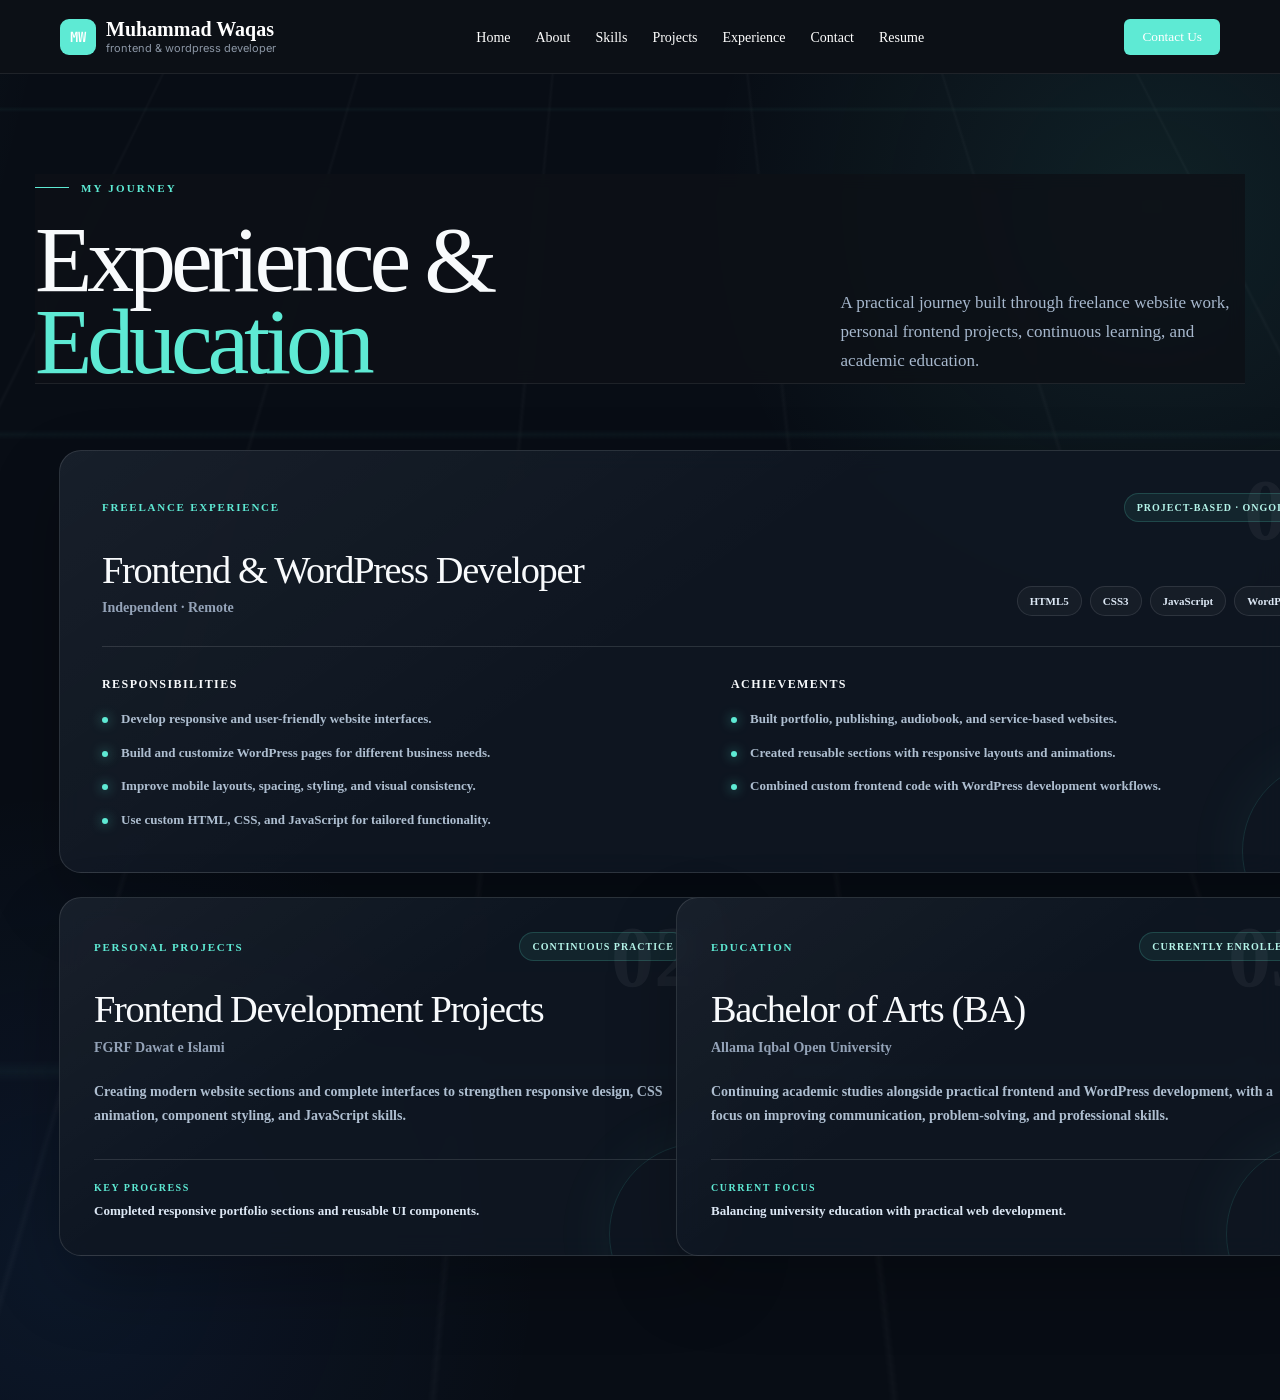
<file: experience.html>
<!DOCTYPE html>
<html lang="en">
<head>
 <meta charset="UTF-8">
<meta name="viewport" content="width=device-width, initial-scale=1.0">
<title>About — Muhammad Waqas</title>
<link rel="preconnect" href="https://fonts.googleapis.com">
<link rel="stylesheet" href="style.css">
<link href="https://fonts.googleapis.com/css2?family=Space+Grotesk:wght@500;700&family=Inter:wght@400;500;600&family=JetBrains+Mono:wght@400;500&display=swap" rel="stylesheet">
    <style type="text/css">
.mw-experience {
  --mw-bg: #080d15;
  --mw-card: rgba(15, 23, 35, 0.88);
  --mw-card-soft: rgba(255, 255, 255, 0.035);
  --mw-line: rgba(255, 255, 255, 0.12);
  --mw-text: #f8fafc;
  --mw-muted: #94a3b8;
  --mw-accent: #5eead4;
  position: relative;
  isolation: isolate;
  width: 100%;
  min-height: 100vh;
  overflow: hidden;
  padding: 100px 0 120px;
  background:
    radial-gradient(circle at 90% 10%, rgba(94, 234, 212, 0.09), transparent 27%),
    radial-gradient(circle at 5% 90%, rgba(59, 130, 246, 0.09), transparent 28%),
    var(--mw-bg);
  color: var(--mw-text);
}

.mw-experience::before {
  content: "";
  position: absolute;
  inset: -40% -15%;
  z-index: -2;
  opacity: 0.48;
  background-image:
    linear-gradient(rgba(94, 234, 212, 0.07) 1px, transparent 1px),
    linear-gradient(90deg, rgba(255, 255, 255, 0.045) 1px, transparent 1px);
  background-size: 88px 88px;
  transform: perspective(700px) rotateX(58deg) translateY(-10%);
  transform-origin: top center;
  animation: mw-experience-grid 18s linear infinite;
}

.mw-experience::after {
  content: "";
  position: absolute;
  top: 0;
  bottom: 0;
  left: -45%;
  z-index: -1;
  width: 35%;
  opacity: 0.45;
  background: linear-gradient(90deg, transparent, rgba(94, 234, 212, 0.12), transparent);
  transform: skewX(-14deg);
  animation: mw-experience-sweep 12s ease-in-out infinite;
}

.mw-experience-shell {
  width: min(1210px, calc(100% - 48px));
  margin: 0 auto;
}

.mw-experience-heading {
  display: grid;
  grid-template-columns: minmax(0, 1.15fr) minmax(280px, 0.65fr);
  align-items: end;
  gap: 90px;
  margin-bottom: 90px;
  animation: mw-experience-heading 0.9s ease both;
}

.mw-experience-kicker {
  display: inline-flex;
  align-items: center;
  gap: 12px;
  margin-bottom: 24px;
  color: var(--mw-accent);
  font-size: 11px;
  font-weight: 800;
  letter-spacing: 0.2em;
}

.mw-experience-kicker::before {
  content: "";
  width: 34px;
  height: 1px;
  background: var(--mw-accent);
}

.mw-experience-heading h2 {
  max-width: 760px;
  margin: 0;
  color: var(--mw-text);
  font-family: "Playfair Display", Georgia, serif;
  font-size: clamp(54px, 7.5vw, 94px);
  font-weight: 500;
  line-height: 0.88;
  letter-spacing: -0.055em;
}

.mw-experience-heading h2 span {
  display: block;
  color: var(--mw-accent);
}

.mw-experience-heading > p {
  margin: 0 0 7px;
  color: #a7b8cd;
  font-family: Georgia, serif;
  font-size: 17px;
  line-height: 1.7;
}

.mw-experience-grid {
  display: grid;
  grid-template-columns: repeat(2, minmax(0, 1fr));
  gap: 24px;
}

.mw-experience-card {
  position: relative;
  overflow: hidden;
  padding: 34px;
  border: 1px solid var(--mw-line);
  border-radius: 22px;
  background:
    linear-gradient(145deg, rgba(255, 255, 255, 0.045), transparent 45%),
    var(--mw-card);
  box-shadow: 0 28px 70px rgba(0, 0, 0, 0.23);
  backdrop-filter: blur(12px);
  transition: transform 0.35s ease, border-color 0.35s ease, box-shadow 0.35s ease;
}

.mw-experience-card::after {
  content: "";
  position: absolute;
  right: -70px;
  bottom: -70px;
  width: 180px;
  height: 180px;
  border: 1px solid rgba(94, 234, 212, 0.12);
  border-radius: 50%;
  box-shadow: 0 0 70px rgba(94, 234, 212, 0.06);
  transition: transform 0.45s ease;
}

.mw-experience-card:hover {
  transform: translateY(-8px);
  border-color: rgba(94, 234, 212, 0.42);
  box-shadow: 0 34px 85px rgba(0, 0, 0, 0.32);
}

.mw-experience-card:hover::after {
  transform: scale(1.25);
}

.mw-experience-featured {
  grid-column: 1 / -1;
  padding: 42px;
}

.mw-experience-number {
  position: absolute;
  top: 16px;
  right: 24px;
  color: rgba(255, 255, 255, 0.05);
  font-family: "Playfair Display", Georgia, serif;
  font-size: 86px;
  line-height: 1;
}

.mw-experience-topline {
  position: relative;
  z-index: 1;
  display: flex;
  flex-wrap: wrap;
  align-items: center;
  justify-content: space-between;
  gap: 16px;
  margin-bottom: 28px;
}

.mw-experience-type {
  color: var(--mw-accent);
  font-size: 11px;
  font-weight: 800;
  letter-spacing: 0.16em;
}

.mw-experience-duration {
  padding: 8px 12px;
  border: 1px solid rgba(94, 234, 212, 0.18);
  border-radius: 999px;
  background: rgba(94, 234, 212, 0.07);
  color: #b5f5ea;
  font-size: 10px;
  font-weight: 700;
  letter-spacing: 0.1em;
}

.mw-experience-title-row {
  position: relative;
  z-index: 1;
  display: flex;
  align-items: flex-end;
  justify-content: space-between;
  gap: 28px;
  padding-bottom: 30px;
  border-bottom: 1px solid var(--mw-line);
}

.mw-experience-card h3 {
  position: relative;
  z-index: 1;
  margin: 0;
  color: var(--mw-text);
  font-family: "Playfair Display", Georgia, serif;
  font-size: clamp(30px, 3vw, 46px);
  font-weight: 500;
  line-height: 1.08;
  letter-spacing: -0.035em;
}

.mw-experience-title-row p,
.mw-experience-place {
  position: relative;
  z-index: 1;
  margin: 9px 0 0;
  color: var(--mw-muted);
  font-size: 14px;
}

.mw-experience-tags {
  display: flex;
  flex-wrap: wrap;
  justify-content: flex-end;
  gap: 8px;
}

.mw-experience-tags span {
  padding: 8px 12px;
  border: 1px solid rgba(255, 255, 255, 0.1);
  border-radius: 999px;
  background: var(--mw-card-soft);
  color: #dce7f4;
  font-size: 11px;
  font-weight: 600;
}

.mw-experience-details {
  position: relative;
  z-index: 1;
  display: grid;
  grid-template-columns: repeat(2, minmax(0, 1fr));
  gap: 48px;
  padding-top: 30px;
}

.mw-experience-details h4 {
  margin: 0 0 16px;
  color: var(--mw-text);
  font-size: 12px;
  letter-spacing: 0.12em;
  text-transform: uppercase;
}

.mw-experience-details ul {
  display: grid;
  gap: 12px;
  margin: 0;
  padding: 0;
  list-style: none;
}

.mw-experience-details li {
  position: relative;
  padding-left: 19px;
  color: #aebed0;
  font-size: 13px;
  line-height: 1.65;
}

.mw-experience-details li::before {
  content: "";
  position: absolute;
  top: 9px;
  left: 0;
  width: 6px;
  height: 6px;
  border-radius: 50%;
  background: var(--mw-accent);
  box-shadow: 0 0 12px rgba(94, 234, 212, 0.7);
}

.mw-experience-summary {
  position: relative;
  z-index: 1;
  max-width: 620px;
  margin: 24px 0 0;
  color: #aebed0;
  font-size: 14px;
  line-height: 1.75;
}

.mw-experience-mini-achievement {
  position: relative;
  z-index: 1;
  margin-top: 30px;
  padding-top: 22px;
  border-top: 1px solid var(--mw-line);
}

.mw-experience-mini-achievement span {
  display: block;
  margin-bottom: 8px;
  color: var(--mw-accent);
  font-size: 10px;
  font-weight: 800;
  letter-spacing: 0.15em;
}

.mw-experience-mini-achievement p {
  margin: 0;
  color: #dce7f4;
  font-size: 13px;
  line-height: 1.6;
}

@keyframes mw-experience-grid {
  from {
    transform: perspective(700px) rotateX(58deg) translateY(-10%);
  }
  to {
    transform: perspective(700px) rotateX(58deg) translateY(2%);
  }
}

@keyframes mw-experience-sweep {
  0%, 15% {
    left: -45%;
  }
  70%, 100% {
    left: 115%;
  }
}

@keyframes mw-experience-heading {
  from {
    opacity: 0;
    transform: translateY(24px);
  }
  to {
    opacity: 1;
    transform: translateY(0);
  }
}

@media (max-width: 900px) {
  .mw-experience {
    padding: 82px 0 95px;
  }

  .mw-experience-heading {
    grid-template-columns: 1fr;
    gap: 30px;
    margin-bottom: 64px;
  }

  .mw-experience-heading > p {
    max-width: 620px;
  }

  .mw-experience-grid,
  .mw-experience-details {
    grid-template-columns: 1fr;
  }

  .mw-experience-title-row {
    align-items: flex-start;
    flex-direction: column;
  }

  .mw-experience-tags {
    justify-content: flex-start;
  }
}

@media (max-width: 600px) {
  .mw-experience {
    padding: 68px 0 76px;
  }

  .mw-experience-shell {
    width: min(100% - 30px, 1210px);
  }

  .mw-experience-heading {
    margin-bottom: 48px;
  }

  .mw-experience-heading h2 {
    font-size: clamp(46px, 15vw, 68px);
  }

  .mw-experience-heading > p {
    font-size: 15px;
  }

  .mw-experience-card,
  .mw-experience-featured {
    padding: 26px 22px;
    border-radius: 17px;
  }

  .mw-experience-number {
    top: 14px;
    right: 16px;
    font-size: 62px;
  }

  .mw-experience-topline {
    align-items: flex-start;
    flex-direction: column;
  }

  .mw-experience-card h3 {
    font-size: 32px;
  }

  .mw-experience-details {
    gap: 28px;
  }
}

@media (prefers-reduced-motion: reduce) {
  .mw-experience::before,
  .mw-experience::after,
  .mw-experience-heading {
    animation: none;
  }

  .mw-experience-card {
    transition: none;
  }
}
.mw-experience-card {
  display: block !important;
  width: 100%;
  min-width: 0;
}

.mw-experience-card > * {
  max-width: 100%;
}
    </style>
</head>
<body>

<header>
  <div class="wrap">
    <nav>
      
      <div class="logo">
        <div class="mark">MW</div>
        <div class="logo-text">
          Muhammad Waqas
          <small>frontend &amp; wordpress developer</small>
        </div>
      </div>

      <ul class="navlinks">
        <li><a href="index.html">Home</a></li>
        <li><a href="about.html">About</a></li>
        <li><a href="skills.html">Skills</a></li>
        <li><a href="projects.html">Projects</a></li>
        <li><a href="experience.html">Experience</a></li>
        <li><a href="contact.html">Contact</a></li>
        <li><a href="resume.html">Resume</a></li>
      </ul>

      <a href="contact.html" class="desktop-contact">
        <button class="navcta">Contact Us</button>
      </a>

      <!-- Mobile menu button -->
      <button class="menu-toggle" onclick="toggleMenu()">☰</button>

    </nav>
  </div>
</header>
    

  <section class="mw-experience" id="experience">
    <div class="mw-experience-shell">
      <header class="mw-experience-heading">
        <div>
          <span class="mw-experience-kicker">MY JOURNEY</span>
          <h2>Experience &amp; <span>Education</span></h2>
        </div>
        <p>
          A practical journey built through freelance website work, personal
          frontend projects, continuous learning, and academic education.
        </p>
      </header>

      <div class="mw-experience-grid">
        <article class="mw-experience-card mw-experience-featured">
          <span class="mw-experience-number">01</span>
          <div class="mw-experience-topline">
            <span class="mw-experience-type">FREELANCE EXPERIENCE</span>
            <span class="mw-experience-duration">PROJECT-BASED · ONGOING</span>
          </div>

          <div class="mw-experience-title-row">
            <div>
              <h3>Frontend &amp; WordPress Developer</h3>
              <p>Independent · Remote</p>
            </div>
            <div class="mw-experience-tags">
              <span>HTML5</span>
              <span>CSS3</span>
              <span>JavaScript</span>
              <span>WordPress</span>
            </div>
          </div>

          <div class="mw-experience-details">
            <div>
              <h4>Responsibilities</h4>
              <ul>
                <li>Develop responsive and user-friendly website interfaces.</li>
                <li>Build and customize WordPress pages for different business needs.</li>
                <li>Improve mobile layouts, spacing, styling, and visual consistency.</li>
                <li>Use custom HTML, CSS, and JavaScript for tailored functionality.</li>
              </ul>
            </div>
            <div>
              <h4>Achievements</h4>
              <ul>
                <li>Built portfolio, publishing, audiobook, and service-based websites.</li>
                <li>Created reusable sections with responsive layouts and animations.</li>
                <li>Combined custom frontend code with WordPress development workflows.</li>
              </ul>
            </div>
          </div>
        </article>

        <article class="mw-experience-card">
          <span class="mw-experience-number">02</span>
          <div class="mw-experience-topline">
            <span class="mw-experience-type">PERSONAL PROJECTS</span>
            <span class="mw-experience-duration">CONTINUOUS PRACTICE</span>
          </div>

          <h3>Frontend Development Projects</h3>
          <p class="mw-experience-place">FGRF Dawat e Islami</p>
          <p class="mw-experience-summary">
            Creating modern website sections and complete interfaces to strengthen
            responsive design, CSS animation, component styling, and JavaScript skills.
          </p>

          <div class="mw-experience-mini-achievement">
            <span>KEY PROGRESS</span>
            <p>Completed responsive portfolio sections and reusable UI components.</p>
          </div>
        </article>

        <article class="mw-experience-card">
          <span class="mw-experience-number">03</span>
          <div class="mw-experience-topline">
            <span class="mw-experience-type">EDUCATION</span>
            <span class="mw-experience-duration">CURRENTLY ENROLLED</span>
          </div>

          <h3>Bachelor of Arts (BA)</h3>
          <p class="mw-experience-place">Allama Iqbal Open University</p>
          <p class="mw-experience-summary">
            Continuing academic studies alongside practical frontend and WordPress
            development, with a focus on improving communication, problem-solving,
            and professional skills.
          </p>

          <div class="mw-experience-mini-achievement">
            <span>CURRENT FOCUS</span>
            <p>Balancing university education with practical web development.</p>
          </div>
        </article>
      </div>
    </div>
  </section>
    


  <script src="script.js"></script>
</body>
</html>
</file>
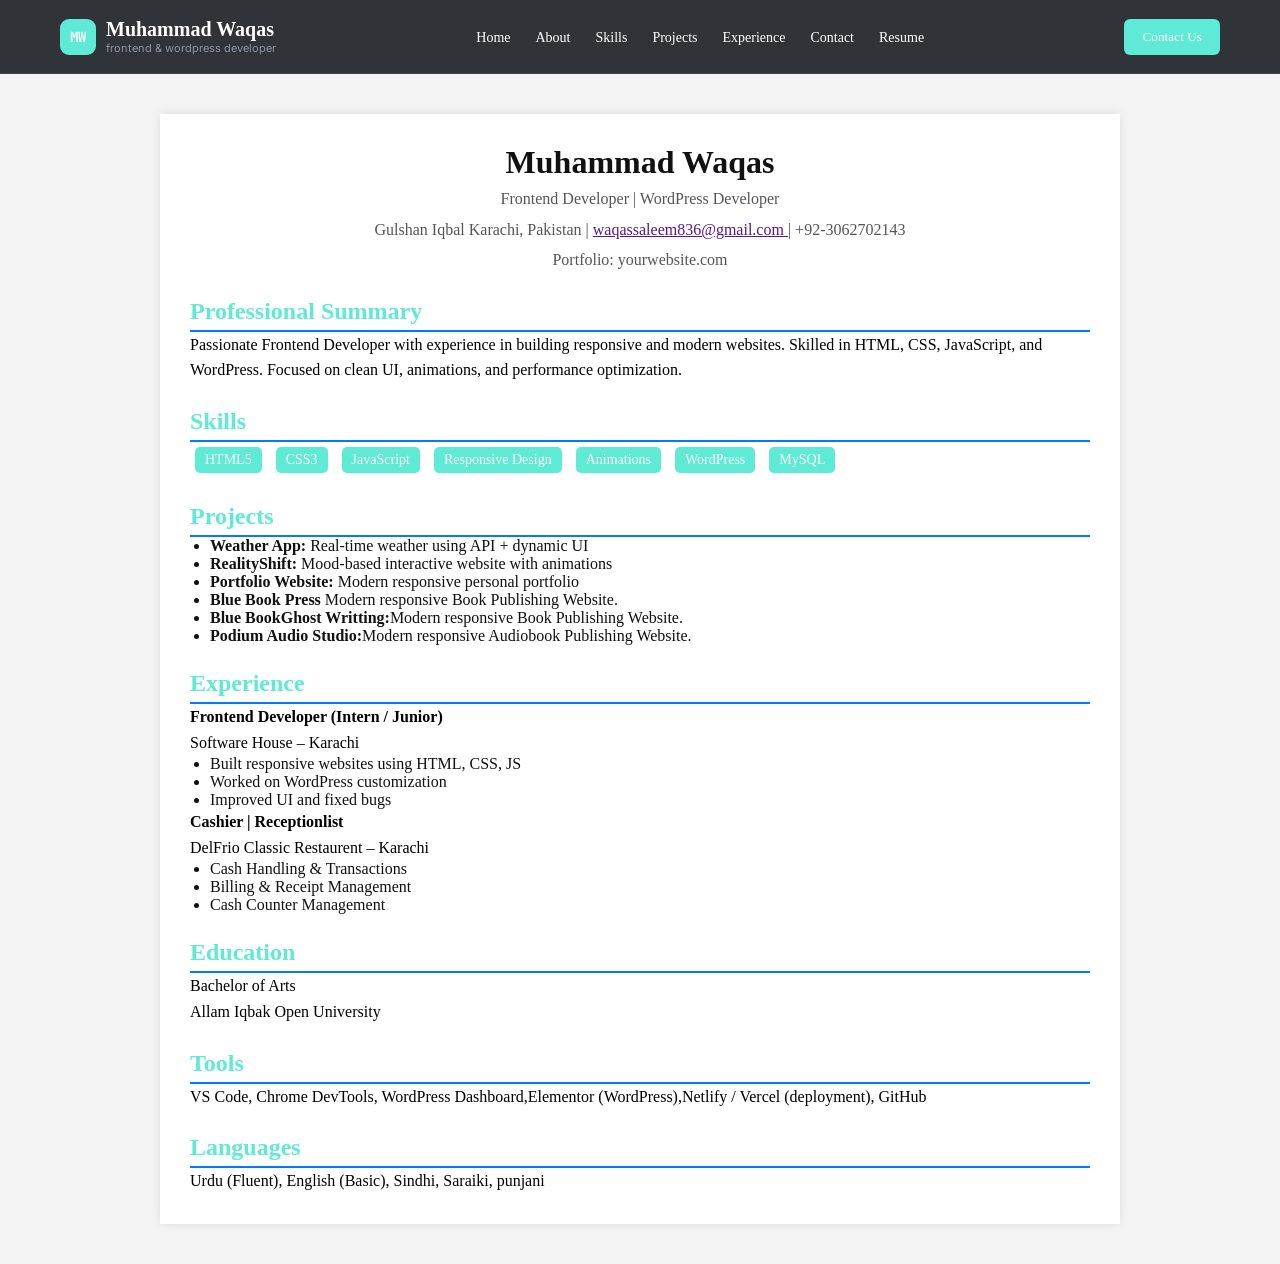
<file: resume.html>
<!DOCTYPE html>
<html lang="en">
<head>
   <meta charset="UTF-8">
<meta name="viewport" content="width=device-width, initial-scale=1.0">
<title>Muhammad Waqas — Frontend & WordPress Developer</title>
<link rel="preconnect" href="https://fonts.googleapis.com">
<link rel="stylesheet" href="style.css">
<link rel="shortcut icon" href="Assets/homepage.png" type="image/x-icon">
<link href="https://fonts.googleapis.com/css2?family=Space+Grotesk:wght@500;700&family=Inter:wght@400;500;600&family=JetBrains+Mono:wght@400;500&display=swap" rel="stylesheet">
<style type="text/css">

/* BODY */
body{
  margin:0;
  font-family: Arial, sans-serif;
  background:#f4f4f4;
}

/* CONTAINER */
.container{
  max-width:900px;
  margin:40px auto;
  background:#fff;
  padding:30px;
  box-shadow:0 0 10px rgba(0,0,0,0.1);
}

/* TEXT */
h1{margin:0;color:#111;}

h2{
  border-bottom:2px solid #007BFF;
  padding-bottom:5px;
  color:#5eead4;
}

p{line-height:1.6;
color: black;}

/* TOP */
.top{text-align:center;}

.top p{
  margin:5px 0;
  color:#555;
}

/* SECTION */
.section{margin-top:25px;}

/* SKILLS */
.skills span{
  display:inline-block;
  background:#5eead4;
  color:#fff;
  padding:5px 10px;
  margin:5px;
  border-radius:5px;
  font-size:14px;
}

ul{padding-left:20px;}
ul li{
  color: #111;
}
@media(max-width:900px){
  .navlinks{display:none;}
}

    </style>
</head>
<body>
<header>
  <div class="wrap">
    <nav>
      
      <div class="logo">
        <div class="mark">MW</div>
        <div class="logo-text">
          Muhammad Waqas
          <small>frontend &amp; wordpress developer</small>
        </div>
      </div>

      <ul class="navlinks">
        <li><a href="index.html">Home</a></li>
        <li><a href="about.html">About</a></li>
        <li><a href="skills.html">Skills</a></li>
        <li><a href="projects.html">Projects</a></li>
        <li><a href="experience.html">Experience</a></li>
        <li><a href="contact.html">Contact</a></li>
        <li><a href="resume.html">Resume</a></li>
      </ul>

      <a href="contact.html" class="desktop-contact">
        <button class="navcta">Contact Us</button>
      </a>

      <!-- Mobile menu button -->
      <button class="menu-toggle" onclick="toggleMenu()">☰</button>

    </nav>
  </div>
</header>

<div class="container">

<!-- TOP -->
<div class="top">
  <h1>Muhammad Waqas</h1>
  <p>Frontend Developer | WordPress Developer</p>
  <p>Gulshan Iqbal Karachi, Pakistan | <a href=""> waqassaleem836@gmail.com </a> | +92-3062702143</p>
  <p>Portfolio: yourwebsite.com</p>
</div>

<!-- SUMMARY -->
<div class="section">
  <h2>Professional Summary</h2>
  <p>
    Passionate Frontend Developer with experience in building responsive
    and modern websites. Skilled in HTML, CSS, JavaScript, and WordPress.
    Focused on clean UI, animations, and performance optimization.
  </p>
</div>

<!-- SKILLS -->
<div class="section">
  <h2>Skills</h2>
  <div class="skills">
    <span>HTML5</span>
    <span>CSS3</span>
    <span>JavaScript</span>
    <span>Responsive Design</span>
    <span>Animations</span>
    <span>WordPress</span>
    <span>MySQL</span>
  </div>
</div>

<!-- PROJECTS -->
<div class="section">
  <h2>Projects</h2>
  <ul>
    <li><strong>Weather App:</strong> Real-time weather using API + dynamic UI</li>
    <li><strong>RealityShift:</strong> Mood-based interactive website with animations</li>
    <li><strong>Portfolio Website:</strong> Modern responsive personal portfolio</li>
    <li><strong>Blue Book Press</strong> Modern responsive Book Publishing Website.</li>
    <li><strong>Blue BookGhost Writting:</strong>Modern responsive Book Publishing Website.</li>
    <li><strong>Podium Audio Studio:</strong>Modern responsive Audiobook Publishing Website.</li>
  </ul>
</div>

<!-- EXPERIENCE -->
<div class="section">
  <h2>Experience</h2>
  <p><strong>Frontend Developer (Intern / Junior)</strong></p>
  <p>Software House – Karachi</p>
  <ul>
    <li>Built responsive websites using HTML, CSS, JS</li>
    <li>Worked on WordPress customization</li>
    <li>Improved UI and fixed bugs</li>
  </ul>
  <p><strong>Cashier | Receptionlist </strong></p>
  <p>DelFrio Classic Restaurent – Karachi</p>
  <ul>
    <li>Cash Handling & Transactions</li>
    <li>Billing & Receipt Management</li>
    <li>Cash Counter Management</li>
  </ul>
</div>

<!-- EDUCATION -->
<div class="section">
  <h2>Education</h2>
  <p>Bachelor of Arts </p>
  <p>Allam Iqbak Open University</p>
</div>

<!-- TOOLS -->
<div class="section">
  <h2>Tools</h2>
  <p>VS Code, Chrome DevTools, WordPress Dashboard,Elementor (WordPress),Netlify / Vercel (deployment), GitHub</p>
</div>

<!-- LANGUAGES -->
<div class="section">
  <h2>Languages</h2>
  <p>Urdu (Fluent), English (Basic), Sindhi, Saraiki, punjani</p>
</div>

</div>

<script src="script.js"></script>
</body>
</html>
</file>
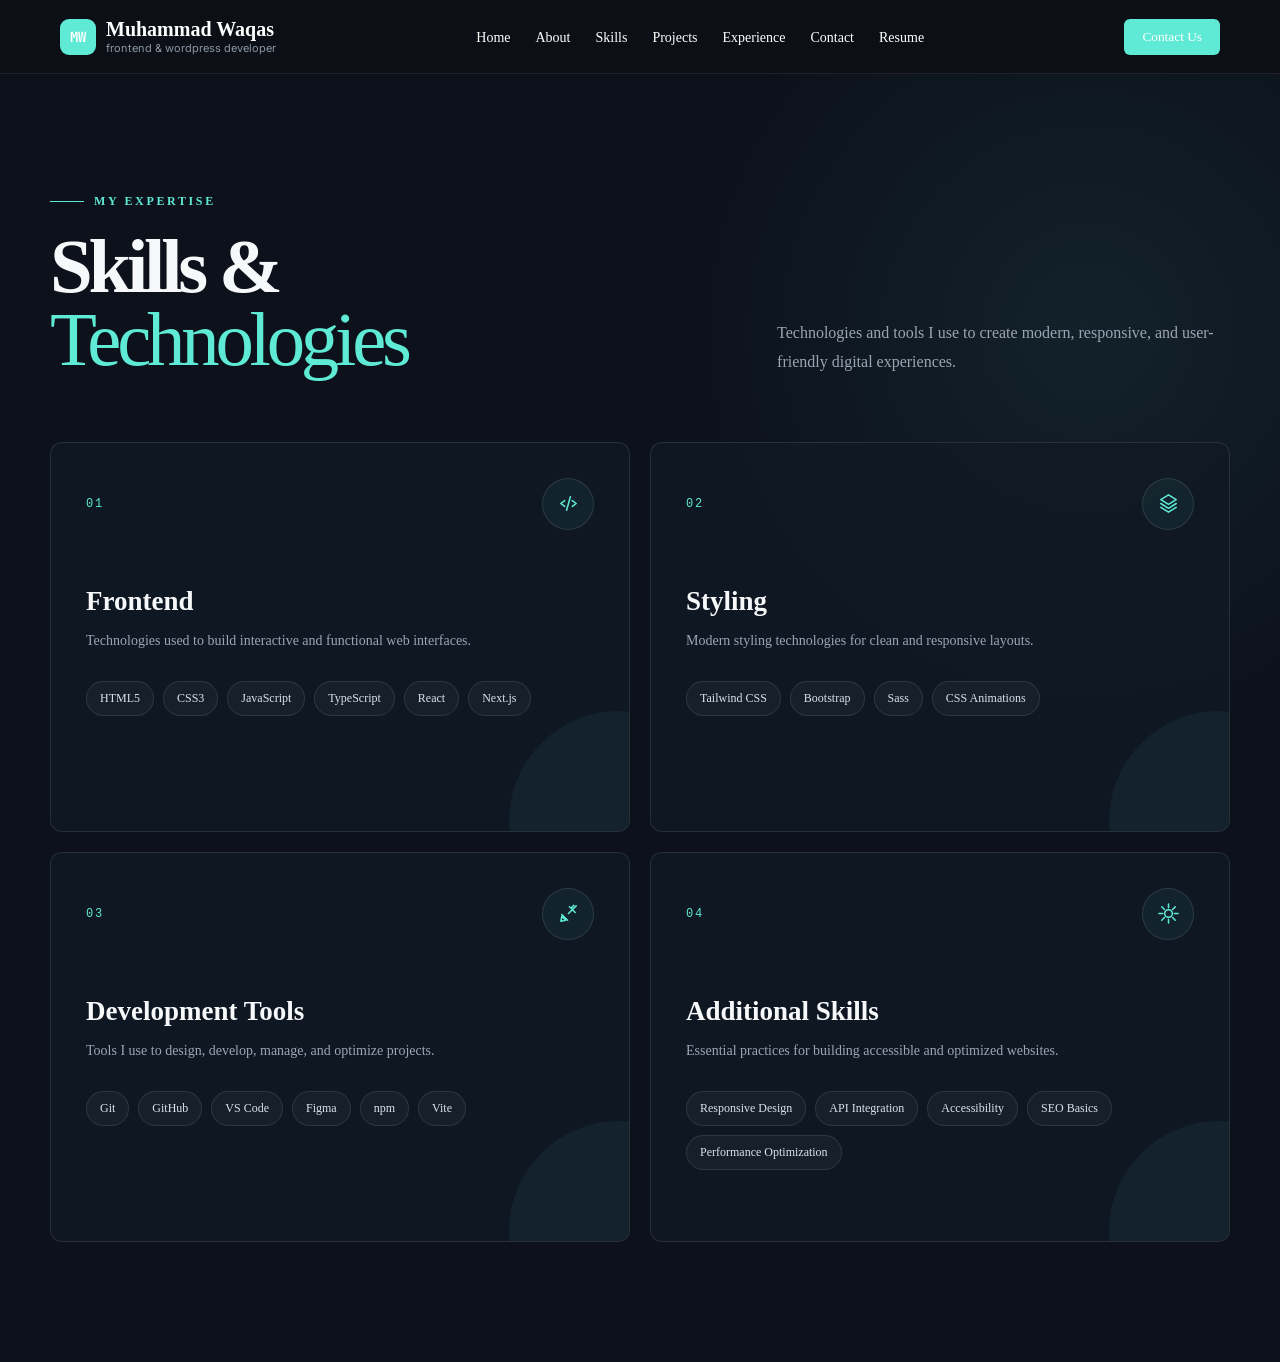
<file: skills.html>
<html lang="en">
<head>
<meta charset="UTF-8">
<meta name="viewport" content="width=device-width, initial-scale=1.0">
<title>Skills — Muhammad Waqas</title>
<link rel="preconnect" href="https://fonts.googleapis.com">
<link rel="stylesheet" href="style.css">
<link href="https://fonts.googleapis.com/css2?family=Space+Grotesk:wght@500;700&family=Inter:wght@400;500;600&family=JetBrains+Mono:wght@400;500&display=swap" rel="stylesheet">
<style type="text/css">
.mw-skills-section {
  --mw-skills-bg: #0c111b;
  --mw-skills-card: #111925;
  --mw-skills-text: #f7f8fa;
  --mw-skills-muted: #9ba5b5;
  --mw-skills-accent: #5eead4;
  --mw-skills-border: rgba(255, 255, 255, 0.1);

  position: relative;
  width: 100%;
  padding: 120px 0;
  overflow: hidden;
  color: var(--mw-skills-text);
  background:
    radial-gradient(
      circle at 85% 20%,
      rgba(94, 234, 212, 0.08),
      transparent 28%
    ),
    var(--mw-skills-bg);
  font-family: Arial, Helvetica, sans-serif;
}

.mw-skills-section *,
.mw-skills-section *::before,
.mw-skills-section *::after {
  box-sizing: border-box;
}

.mw-skills-container {
  width: min(1180px, calc(100% - 48px));
  margin: 0 auto;
}

/* Heading */

.mw-skills-heading {
  display: grid;
  grid-template-columns: 1fr 0.7fr;
  align-items: end;
  column-gap: 80px;
  margin-bottom: 65px;
}

.mw-skills-label {
  grid-column: 1 / -1;
  display: inline-flex;
  align-items: center;
  gap: 10px;
  width: fit-content;
  margin-bottom: 22px;
  color: var(--mw-skills-accent);
  font-size: 12px;
  font-weight: 700;
  letter-spacing: 0.22em;
}

.mw-skills-label::before {
  content: "";
  width: 34px;
  height: 1px;
  background: var(--mw-skills-accent);
}

.mw-skills-heading h2 {
  margin: 0;
  font-size: clamp(52px, 6vw, 82px);
  font-weight: 700;
  line-height: 0.95;
  letter-spacing: -0.055em;
}

.mw-skills-heading h2 span {
  display: block;
  color: var(--mw-skills-accent);
  font-weight: 400;
}

.mw-skills-heading > p {
  max-width: 480px;
  margin: 0;
  color: var(--mw-skills-muted);
  font-size: 16px;
  line-height: 1.8;
}

/* Skills Grid */

.mw-skills-grid {
  display: grid;
  grid-template-columns: repeat(2, minmax(0, 1fr));
  gap: 20px;
}

.mw-skill-card {
  position: relative;
  min-width: 0;
  min-height: 390px;
  padding: 35px;
  overflow: hidden;
  border: 1px solid var(--mw-skills-border);
  border-radius: 12px;
  background: rgba(17, 25, 37, 0.85);
  transition:
    transform 0.35s ease,
    border-color 0.35s ease,
    background 0.35s ease;
}

.mw-skill-card::before {
  content: "";
  position: absolute;
  right: -100px;
  bottom: -100px;
  width: 220px;
  height: 220px;
  border-radius: 50%;
  background: rgba(94, 234, 212, 0.05);
  transition: transform 0.5s ease;
}

.mw-skill-card:hover {
  transform: translateY(-8px);
  border-color: rgba(94, 234, 212, 0.5);
  background: #131d2a;
}

.mw-skill-card:hover::before {
  transform: scale(1.5);
}

.mw-card-top {
  position: relative;
  z-index: 1;
  display: flex;
  align-items: center;
  justify-content: space-between;
  margin-bottom: 55px;
}

.mw-card-number {
  color: var(--mw-skills-accent);
  font-family: monospace;
  font-size: 12px;
  letter-spacing: 0.15em;
}

.mw-card-icon {
  display: grid;
  place-items: center;
  width: 52px;
  height: 52px;
  border: 1px solid var(--mw-skills-border);
  border-radius: 50%;
  background: rgba(94, 234, 212, 0.06);
  color: var(--mw-skills-accent);
  transition: transform 0.35s ease;
}

.mw-skill-card:hover .mw-card-icon {
  transform: rotate(8deg) scale(1.06);
}

.mw-card-icon svg {
  width: 23px;
  height: 23px;
  fill: none;
  stroke: currentColor;
  stroke-width: 1.6;
  stroke-linecap: round;
  stroke-linejoin: round;
}

.mw-skill-card h3 {
  position: relative;
  z-index: 1;
  margin: 0 0 12px;
  color: var(--mw-skills-text);
  font-size: 27px;
  line-height: 1.2;
}

.mw-skill-card > p {
  position: relative;
  z-index: 1;
  max-width: 460px;
  margin: 0 0 28px;
  color: var(--mw-skills-muted);
  font-size: 14px;
  line-height: 1.7;
}

/* Skill Tags */

.mw-skill-tags {
  position: relative;
  z-index: 1;
  display: flex;
  flex-wrap: wrap;
  gap: 9px;
  margin: 0;
  padding: 0;
  list-style: none;
}

.mw-skill-tags li {
  padding: 9px 13px;
  border: 1px solid var(--mw-skills-border);
  border-radius: 100px;
  background: rgba(255, 255, 255, 0.035);
  color: #dce2ea;
  font-size: 12px;
  transition:
    color 0.25s ease,
    background 0.25s ease,
    border-color 0.25s ease;
}

.mw-skill-tags li:hover {
  border-color: var(--mw-skills-accent);
  background: rgba(94, 234, 212, 0.1);
  color: var(--mw-skills-accent);
}

/* Tablet */

@media (max-width: 900px) {
  .mw-skills-section {
    padding: 90px 0;
  }

  .mw-skills-container {
    width: 100%;
    padding: 0 30px;
  }

  .mw-skills-heading {
    grid-template-columns: 1fr;
    gap: 25px;
    margin-bottom: 55px;
  }

  .mw-skills-heading > p {
    max-width: 600px;
  }

  .mw-skill-card {
    padding: 30px;
  }
}

/* Mobile */

@media (max-width: 650px) {
  .mw-skills-section {
    padding: 75px 0;
  }

  .mw-skills-container {
    padding: 0 20px;
  }

  .mw-skills-heading {
    margin-bottom: 42px;
  }

  .mw-skills-heading h2 {
    font-size: clamp(42px, 12vw, 54px);
    line-height: 1;
    letter-spacing: -0.045em;
  }

  .mw-skills-grid {
    grid-template-columns: 1fr;
  }

  .mw-skill-card {
    min-height: auto;
    padding: 28px 24px;
  }

  .mw-card-top {
    margin-bottom: 40px;
  }

  .mw-skill-card h3 {
    font-size: 24px;
  }
}

/* Small Mobile */

@media (max-width: 380px) {
  .mw-skills-container {
    padding: 0 16px;
  }

  .mw-skills-heading h2 {
    font-size: 38px;
  }

  .mw-skill-card {
    padding: 24px 20px;
  }
}

/* Reduced Motion */

@media (prefers-reduced-motion: reduce) {
  .mw-skills-section *,
  .mw-skills-section *::before,
  .mw-skills-section *::after {
    animation: none !important;
    transition: none !important;
  }
}
</style>
</head>
<body>
<header>
  <div class="wrap">
    <nav>
      
      <div class="logo">
        <div class="mark">MW</div>
        <div class="logo-text">
          Muhammad Waqas
          <small>frontend &amp; wordpress developer</small>
        </div>
      </div>

      <ul class="navlinks">
        <li><a href="index.html">Home</a></li>
        <li><a href="about.html">About</a></li>
        <li><a href="skills.html">Skills</a></li>
        <li><a href="projects.html">Projects</a></li>
        <li><a href="experience.html">Experience</a></li>
        <li><a href="contact.html">Contact</a></li>
        <li><a href="resume.html">Resume</a></li>
      </ul>

      <a href="contact.html" class="desktop-contact">
        <button class="navcta">Contact Us</button>
      </a>

      <!-- Mobile menu button -->
      <button class="menu-toggle" onclick="toggleMenu()">☰</button>

    </nav>
  </div>
</header>
<section class="mw-skills-section" id="skills">
  <div class="mw-skills-container">

    <!-- Section Heading -->
    <div class="mw-skills-heading">
      <span class="mw-skills-label">MY EXPERTISE</span>

      <h2>
        Skills &amp;
        <span>Technologies</span>
      </h2>

      <p>
        Technologies and tools I use to create modern, responsive,
        and user-friendly digital experiences.
      </p>
    </div>

    <!-- Skills Grid -->
    <div class="mw-skills-grid">

      <!-- Frontend -->
      <article class="mw-skill-card">
        <div class="mw-card-top">
          <span class="mw-card-number">01</span>

          <div class="mw-card-icon">
            <svg viewBox="0 0 24 24" aria-hidden="true">
              <path d="M8 9 4 12l4 3M16 9l4 3-4 3M14 5l-4 14"/>
            </svg>
          </div>
        </div>

        <h3>Frontend</h3>

        <p>
          Technologies used to build interactive and functional web interfaces.
        </p>

        <ul class="mw-skill-tags">
          <li>HTML5</li>
          <li>CSS3</li>
          <li>JavaScript</li>
          <li>TypeScript</li>
          <li>React</li>
          <li>Next.js</li>
        </ul>
      </article>

      <!-- Styling -->
      <article class="mw-skill-card">
        <div class="mw-card-top">
          <span class="mw-card-number">02</span>

          <div class="mw-card-icon">
            <svg viewBox="0 0 24 24" aria-hidden="true">
              <path d="M12 3 4 8l8 5 8-5-8-5ZM4 12l8 5 8-5M4 16l8 5 8-5"/>
            </svg>
          </div>
        </div>

        <h3>Styling</h3>

        <p>
          Modern styling technologies for clean and responsive layouts.
        </p>

        <ul class="mw-skill-tags">
          <li>Tailwind CSS</li>
          <li>Bootstrap</li>
          <li>Sass</li>
          <li>CSS Animations</li>
        </ul>
      </article>

      <!-- Tools -->
      <article class="mw-skill-card">
        <div class="mw-card-top">
          <span class="mw-card-number">03</span>

          <div class="mw-card-icon">
            <svg viewBox="0 0 24 24" aria-hidden="true">
              <path d="M14.5 6.5 17.5 3.5M16 8l4-4M5 13l6 6M4 20l5-1-4-4-1 5ZM13 5l6 6M12 12l7-7"/>
            </svg>
          </div>
        </div>

        <h3>Development Tools</h3>

        <p>
          Tools I use to design, develop, manage, and optimize projects.
        </p>

        <ul class="mw-skill-tags">
          <li>Git</li>
          <li>GitHub</li>
          <li>VS Code</li>
          <li>Figma</li>
          <li>npm</li>
          <li>Vite</li>
        </ul>
      </article>

      <!-- Additional Skills -->
      <article class="mw-skill-card">
        <div class="mw-card-top">
          <span class="mw-card-number">04</span>

          <div class="mw-card-icon">
            <svg viewBox="0 0 24 24" aria-hidden="true">
              <path d="M12 2v4M12 18v4M4.93 4.93l2.83 2.83M16.24 16.24l2.83 2.83M2 12h4M18 12h4M4.93 19.07l2.83-2.83M16.24 7.76l2.83-2.83"/>
              <circle cx="12" cy="12" r="4"/>
            </svg>
          </div>
        </div>

        <h3>Additional Skills</h3>

        <p>
          Essential practices for building accessible and optimized websites.
        </p>

        <ul class="mw-skill-tags">
          <li>Responsive Design</li>
          <li>API Integration</li>
          <li>Accessibility</li>
          <li>SEO Basics</li>
          <li>Performance Optimization</li>
        </ul>
      </article>

    </div>
  </div>
</section>
    


<script src="script.js"></script>
</body>
</html>
</file>
<file: style.css>
:root{
    --bg:#0D1117;
    --bg-soft:#141b26;
    --panel:#161d29;
    --line:rgba(255,255,255,0.08);
    --text:#EAEFF5;
    --text-dim:#8B96A5;
    --amber:#5eead4;
    --amber-dim:#0D1117;
    --teal:#5eead4;
    --pink:#e0577c;
  }
  *{margin:0;padding:0;
        font-family:'Playfair Display',serif;
  }
  body{

    background:var(--bg);
    color:var(--text);
    /* font-family:'Inter',sans-serif; */
    overflow-x:hidden;
  }
  .wrap{
    max-width:1300px;
    margin:0 auto;
    padding:0 40px;
  }
/* HEADER */
header{
  border-bottom:1px solid var(--line);
  background:rgba(13,17,23,0.85);
  backdrop-filter:blur(8px);
  position:sticky;
  top:0;
  z-index:50;
}

nav{
  display:flex;
  align-items:center;
  justify-content:space-between;
  padding:18px 20px;
}

/* LOGO */
.logo{
  display:flex;
  align-items:center;
  gap:10px;
  font-family:'Space Grotesk',sans-serif;
  font-weight:700;
  font-size:20px;
  color:#fff;
  white-space:nowrap;
}

.logo .mark{
  width:36px;
  height:36px;
  flex-shrink:0;
  border-radius:9px;
  background:linear-gradient(145deg,var(--amber),#5eead4);
  display:flex;
  align-items:center;
  justify-content:center;
  color:#fff;
  font-family:'JetBrains Mono',monospace;
  font-size:14px;
}

.logo small{
  display:block;
  font-family:'Inter',sans-serif;
  font-size:11px;
  color:var(--text-dim);
  font-weight:400;
}

/* NAV */
.navlinks{
  display:flex;
  gap:25px;
  list-style:none;
  margin:0;
  padding:0;
}

.navlinks a{
  color:#fff;
  text-decoration:none;
  font-size:14px;
}

.navlinks a:hover{
  color:var(--amber);
}

/* BUTTON */
.navcta{
  background:var(--amber);
  color:#fff;
  border:none;
  padding:10px 18px;
  border-radius:6px;
  cursor:pointer;
}

.navcta:hover{
  background:#5eead4;
}

/* HAMBURGER */
.menu-toggle{
  display:none;
  background:transparent;
  border:none;
  color:#fff;
  font-size:28px;
  cursor:pointer;
  padding:0;
}


/* =========================
   MOBILE
========================= */
/* =========================================
   MOBILE HEADER - COMPLETE
========================================= */

@media (max-width: 768px) {

  /* Header */
  header {
    width: 100%;
  }

  /* Navigation */
  header nav {
    position: relative;
    width: 100%;
    height: 55px;
    padding: 8px 10px;
    display: flex;
    align-items: center;
    justify-content: center;
    box-sizing: border-box;
  }

  /* =========================
     LOGO
  ========================= */

  .logo {
    position: absolute;
    left: 8px;
    top: 50%;
    transform: translateY(-50%);

    display: flex;
    align-items: center;
    gap: 7px;

    margin: 0;
    padding: 0;

    white-space: nowrap;
  }

  /* MW box */
  .logo .mark {
    width: 36px;
    height: 36px;
    min-width: 36px;

    border-radius: 8px;

    display: flex;
    align-items: center;
    justify-content: center;
  }

  /* Muhammad Waqas */
  .logo > div:last-child {
    display: block;
    font-size: 17px;
    line-height: 1.1;
  }

  /* Subtitle */
  .logo small {
    display: none;
  }

  /* =========================
     DESKTOP NAV HIDE
  ========================= */

  .navlinks {
    display: none;
  }

  /* Contact Us hide */
  .desktop-contact {
    display: none;
  }

  .navcta {
    display: none;
  }

  /* =========================
     HAMBURGER
  ========================= */

  .menu-toggle {
    display: block;

    position: absolute;
    right: 10px;
    top: 50%;

    transform: translateY(-50%);

    width: 35px;
    height: 35px;

    padding: 0;
    margin: 0;

    background: transparent;
    border: none;

    color: #fff;

    font-size: 28px;
    line-height: 35px;

    cursor: pointer;
  }

  /* =========================
     MOBILE OPEN MENU
  ========================= */

  .navlinks.active {
    display: flex;

    position: absolute;
    top: 55px;
    left: 0;

    width: 100%;

    flex-direction: column;
    gap: 0;

    margin: 0;
    padding: 10px 20px;

    box-sizing: border-box;

    background: #0d1117;

    border-top: 1px solid var(--line);

    z-index: 100;
  }

  .navlinks.active li {
    width: 100%;
    margin: 0;
    padding: 0;
  }

  .navlinks.active a {
    display: block;

    width: 100%;

    padding: 12px 0;

    color: #fff;
    text-decoration: none;

    border-bottom: 1px solid rgba(255,255,255,0.08);
  }

}


/* =========================================
   VERY SMALL MOBILE
========================================= */

@media (max-width: 400px) {

  header nav {
    height: 52px;
    padding: 7px 8px;
  }

  .logo {
    left: 6px;
    gap: 6px;
  }

  .logo .mark {
    width: 34px;
    height: 34px;
    min-width: 34px;
    border-radius: 8px;
  }

  .logo > div:last-child {
    font-size: 15px;
  }

  .menu-toggle {
    right: 7px;
    font-size: 26px;
  }

  .navlinks.active {
    top: 52px;
  }

}
.menu-toggle{
  display:none;
  font-size:24px;
  cursor:pointer;
}

@media (max-width:768px){
  .menu-toggle{
    display:block;
  }

  .navlinks{
    display:none;
  }

  .navlinks.active{
    display:flex;
  }
}

/* =========================================
   HERO
========================================= */

.hero {
    position: relative;
    width: 100%;
    min-height: 700px;

    padding: 90px 0 110px;

    overflow: hidden;

    background: #0D1117;
}


/* =========================================
   BACKGROUND VIDEO
========================================= */

.hero-bg-video {
    position: absolute;

    top: 0;
    left: 0;

    width: 100%;
    height: 100%;

    object-fit: cover;
    object-position: center;

    z-index: 0;

    pointer-events: none;
}


/* =========================================
   VIDEO DARK OVERLAY
========================================= */

.hero-overlay {
    position: absolute;

    top: 0;
    left: 0;
    width: 100%;
    height: 100%;
    background: rgba(13, 17, 23, 0.45);
    z-index: 1;
    pointer-events: none;
}


/* =========================================
   HERO CONTENT
========================================= */

.hero .wrap {
    position: relative;

    z-index: 5;
}


.hero-grid {
    position: relative;

    display: grid;

    grid-template-columns: 1.05fr 0.95fr;

    gap: 60px;

    align-items: center;

    z-index: 5;
}


/* =========================================
   LEFT CONTENT
========================================= */

.hero-content {
    position: relative;
    z-index: 5;
}


/* =========================================
   EYEBROW
========================================= */

.eyebrow {
    display: inline-flex;
    align-items: center;
    gap: 8px;
    font-family: 'JetBrains Mono', monospace;
    font-size: 13px;
    color: var(--teal);
    background: rgba(143, 203, 242, 0.08);
    border: 1px solid rgba(143, 203, 242, 0.25);
    padding: 7px 14px;
    border-radius: 20px;
    margin-bottom: 26px;
}


.eyebrow .dot {
    width: 7px;
    height: 7px;
    border-radius: 50%;
    background: var(--teal);
    box-shadow:
        0 0 0 3px rgba(143, 203, 242, 0.2);
}


/* =========================================
   HEADING
========================================= */

.hero h1 {
     font-family: 'Playfair Display', serif;
    font-weight: 900;
    font-size: 66px;
    line-height: 1.08;
    letter-spacing: -0.01em;
    color: var(--text);
    margin: 0;
}


.hero h1 .tag {
    color: var(--amber);
 font-family: 'Playfair Display', serif;
    font-weight: 600;
    font-size: 0.42em;
    display: block;
    margin-top: 14px;
    /* font-family: 'Inter', sans-serif; */
}


/* =========================================
   DESCRIPTION
========================================= */

.lede {
    margin-top: 22px;

    font-size: 17px;

    line-height: 1.65;

    color: var(--text-dim);

    max-width: 480px;
}


/* =========================================
   TRUST
========================================= */

.trust {
    margin-top: 30px;

    display: flex;

    align-items: center;

    gap: 10px;

    font-size: 14px;

    color: var(--text-dim);
}


.stars {
    color: var(--amber);

    letter-spacing: 2px;

    font-size: 15px;
}


/* =========================================
   SKILLS
========================================= */

.stack {
    margin-top: 22px;

    display: flex;

    flex-wrap: wrap;

    gap: 10px;
}


.chip {
    display: flex;

    align-items: center;

    gap: 7px;

    font-family: 'JetBrains Mono', monospace;

    font-size: 12.5px;

    color: var(--text);

    background: rgba(13, 17, 23, 0.75);

    border: 1px solid var(--line);

    padding: 8px 13px;

    border-radius: 8px;

    backdrop-filter: blur(5px);
}


/* =========================================
   BUTTONS
========================================= */

.ctas {
    margin-top: 36px;

    display: flex;

    align-items: center;

    gap: 18px;
}


.btn-primary {
    background: var(--amber);

    color: #0D1117;

    border: none;

    padding: 16px 28px;

    border-radius: 10px;

    font-weight: 600;

    font-size: 15px;

    cursor: pointer;

    display: flex;

    align-items: center;

    gap: 10px;

    transition:
        transform 0.15s ease,
        box-shadow 0.2s;

    font-family: 'Inter', sans-serif;
}


.btn-primary:hover {
    transform: translateY(-2px);

    box-shadow:
        0 10px 24px rgba(79, 168, 232, 0.25);
}


.btn-primary .arrow-circle {
    width: 22px;
    height: 22px;

    border-radius: 50%;

    background: #0D1117;

    color: var(--amber);

    display: flex;

    align-items: center;

    justify-content: center;

    font-size: 12px;
}


.btn-secondary {
    color: var(--text);

    text-decoration: none;

    font-size: 15px;

    font-weight: 500;

    border-bottom: 1px solid var(--line);

    padding-bottom: 2px;
}


.btn-secondary:hover {
    border-color: var(--teal);

    color: var(--teal);
}


/* =========================================
   RIGHT IMAGE
========================================= */

.art {
    position: relative;

    display: flex;

    justify-content: center;

    z-index: 5;
}


.photo-frame {
    position: relative;
    width: 100%;
    max-width: 440px;
    /* aspect-ratio: 1 / 1.05; */
    border-radius: 18px;
    overflow: hidden;
    border: 2px solid var(--line);
    /* background: var(--panel); */
    box-shadow:
        0 30px 60px -20px rgba(0, 0, 0, 0.6);
}


.photo-frame img {
    width: 100%;

    height: 100%;

    object-fit: cover;

    object-position: center 15%;

    display: block;

    filter:
        grayscale(15%)
        contrast(1.03);
}


/* =========================================
   FLOATING CARD
========================================= */

.floating-card {
    position: absolute;

    left: -22px;

    bottom: 34px;

    display: flex;

    align-items: center;

    gap: 12px;

    background: rgba(13, 17, 23, 0.9);

    border: 1px solid var(--line);

    border-radius: 12px;

    padding: 14px 18px;

    box-shadow:
        0 20px 40px -16px rgba(0, 0, 0, 0.55);

    backdrop-filter: blur(10px);
}


.floating-icon {
    width: 34px;
    height: 34px;

    border-radius: 9px;

    background: var(--amber);

    color: var(--bg);

    display: flex;

    align-items: center;

    justify-content: center;

    font-weight: 700;

    font-size: 15px;

    flex-shrink: 0;
}


.floating-title {
    font-family: 'Space Grotesk', sans-serif;

    font-weight: 700;

    font-size: 15px;
}


.floating-sub {
    font-size: 12.5px;

    color: var(--text-dim);

    margin-top: 2px;
}


/* =========================================
   ORBIT BADGE
========================================= */

.orbit-badge {
    position: absolute;

    top: -26px;

    right: -6px;

    width: 110px;
    height: 110px;

    z-index: 10;
}


.orbit-badge svg {
    animation: spin 14s linear infinite;
}


@keyframes spin {
    to {
        transform: rotate(360deg);
    }
}


.orbit-center {
    position: absolute;

    inset: 0;

    display: flex;

    align-items: center;

    justify-content: center;

    font-family: 'Space Grotesk', sans-serif;

    font-size: 11px;

    font-weight: 700;

    color: var(--amber);

    text-align: center;
}


/* =========================================
   TABLET
========================================= */

@media (max-width: 980px) {

    .hero {
        min-height: auto;

        padding: 80px 0 90px;
    }

    .hero-grid {
        grid-template-columns: 1fr;

        gap: 70px;
    }

    .art {
        margin: 0 auto;
    }

    .floating-card {
        left: 12px;
    }

    .orbit-badge {
        display: none;
    }

}


/* =========================================
   MOBILE
========================================= */

@media (max-width: 600px) {

    .hero {
        padding: 65px 0 75px;
    }

    .hero h1 {
        font-size: 38px;
    }

    .lede {
        font-size: 15px;
    }

    .trust {
        flex-wrap: wrap;
    }

    .ctas {
        flex-direction: column;

        align-items: flex-start;
    }

    .photo-frame {
        max-width: 100%;
    }

    .floating-card {
        left: 10px;

        bottom: 20px;

        padding: 10px 13px;
    }

    .hero-bg-video {
        object-position: center;
    }

}

                                              /* skill section */
.skills-section {
  width: 100%;
  background: linear-gradient(160deg, var(--ink) 0%, var(--bg2) 100%);
  font-family: 'Inter', sans-serif;
  padding: 80px 24px;
}

.skills-head {
  max-width: 900px;
  margin: 0 auto 44px;
  text-align: center;
}

.skills-head .eyebrow {
  font-size: 12.5px;
  font-weight: 600;
  letter-spacing: 0.06em;
  text-transform: uppercase;
  color: var(--purple);
  margin-bottom: 12px;
}

.skills-head h2 {
  font-size: clamp(28px, 4vw, 40px);
  font-weight: 800;
  color: var(--paper);
  margin: 0 0 12px;
  letter-spacing: -0.01em;
}

.skills-head p {
  font-size: 15px;
  color: var(--text-dim);
  max-width: 520px;
  margin: 0 auto;
  line-height: 1.6;
}

.skills-grid {
  max-width: 1000px;
  margin: 0 auto;
  display: grid;
  grid-template-columns: repeat(5, 1fr);
  gap: 16px;
}

.skill-card {
  background: rgba(255, 255, 255, 0.03);
  border: 1px solid var(--line);
  border-radius: 16px;
  padding: 26px 16px;
  text-align: center;
  transition: transform 0.25s ease, border-color 0.25s ease, background 0.25s ease;
}

.skill-card:hover {
  transform: translateY(-5px);
  border-color: rgba(168, 117, 245, 0.4);
  background: rgba(255, 255, 255, 0.05);
}

.skill-card__icon {
  width: 46px;
  height: 46px;
  margin: 0 auto 14px;
  border-radius: 12px;
  display: flex;
  align-items: center;
  justify-content: center;
  background: var(--skill-color, var(--purple));
  color: #fff;
}

.skill-card__icon svg { width: 22px; height: 22px; }

.skill-card h3 {
  font-size: 14.5px;
  font-weight: 600;
  color: var(--paper);
  margin: 0;
}

@media (max-width: 720px) {
  .skills-grid { grid-template-columns: repeat(2, 1fr); }
}
/* WHY WORK WITH ME SECTION */
.why-section{
  padding:90px 0;
  border-top:1px solid var(--line);
}
.why-head{
  max-width:560px;
  margin:0 auto 56px;
  text-align:center;
}
.why-head .eyebrow{
  display:inline-flex;
  align-items:center;
  gap:8px;
  font-family:'JetBrains Mono',monospace;
  font-size:13px;
  color:var(--teal);
  background:rgba(143,203,242,0.08);
  border:1px solid rgba(143,203,242,0.25);
  padding:7px 14px;
  border-radius:20px;
  margin-bottom:20px;
}
.why-head .eyebrow .dot{
  width:7px;height:7px;border-radius:50%;
  background:var(--teal);
}
.why-head h2{
  font-family:'Space Grotesk',sans-serif;
  font-weight:700;
  font-size:34px;
  line-height:1.2;
  margin-bottom:14px;
}
.why-head p{
  color:var(--text-dim);
  font-size:15.5px;
  line-height:1.6;
}

.why-grid{
  display:grid;
  grid-template-columns:repeat(4,1fr);
  gap:20px;
}
@media(max-width:980px){
  .why-grid{grid-template-columns:repeat(2,1fr);}
}
@media(max-width:600px){
  .why-grid{grid-template-columns:1fr;}
}

.why-card{
  background:var(--panel);
  border:1px solid var(--line);
  border-radius:14px;
  padding:28px 24px;
  transition:transform .25s ease, border-color .25s ease;
}
.why-card:hover{
  transform:translateY(-6px);
  border-color:var(--amber);
}
.why-icon{
  width:44px;height:44px;
  border-radius:10px;
  background:rgba(79,168,232,0.12);
  color:var(--amber);
  display:flex;
  align-items:center;
  justify-content:center;
  margin-bottom:18px;
}
.why-icon svg{width:22px;height:22px;}
.why-card h3{
  font-family:'Space Grotesk',sans-serif;
  font-weight:700;
  font-size:17px;
  margin-bottom:8px;
}
.why-card p{
  color:var(--text-dim);
  font-size:14px;
  line-height:1.6;
}

/* scroll-reveal animation */
.reveal{
  opacity:0;
  transform:translateY(28px);
  transition:opacity .6s ease, transform .6s ease;
}
.reveal.is-visible{
  opacity:1;
  transform:translateY(0);
}
.why-grid .reveal:nth-child(1){transition-delay:0s;}
.why-grid .reveal:nth-child(2){transition-delay:.12s;}
.why-grid .reveal:nth-child(3){transition-delay:.24s;}
.why-grid .reveal:nth-child(4){transition-delay:.36s;}

@media (prefers-reduced-motion: reduce){
  .reveal{opacity:1; transform:none; transition:none;}
}
/* -------------------------------------------------------------about css-------------------------------------  */
/* ==============================
   MUHAMMAD WAQAS - ABOUT SECTION
================================= */

.mw-about-section {
  --mw-bg: #080b12;
  --mw-card: #101621;
  --mw-text: #f7f8fa;
  --mw-muted: #a8b0bf;
  --mw-accent: #5eead4;
  --mw-border: rgba(255, 255, 255, 0.12);

  position: relative;
  width: 100%;
  padding: 120px 0;
  background:
    radial-gradient(
      circle at 15% 25%,
      rgba(94, 234, 212, 0.09),
      transparent 28%
    ),
    var(--mw-bg);
  color: var(--mw-text);
  overflow: hidden;
  font-family: Arial, Helvetica, sans-serif;
}

.mw-about-section *,
.mw-about-section *::before,
.mw-about-section *::after {
  box-sizing: border-box;
}

.mw-about-container {
  width: min(1180px, calc(100% - 48px));
  margin: 0 auto;
  display: grid;
  grid-template-columns: 0.85fr 1.15fr;
  align-items: center;
  gap: 100px;
}

/* Left Image Area */

.mw-about-visual {
  position: relative;
  min-width: 0;
}

.mw-image-frame {
  position: relative;
  width: 100%;
  height: 570px;
  overflow: hidden;
  border: 1px solid var(--mw-border);
  border-radius: 10px;
  background: var(--mw-card);
}

.mw-image-frame::before {
  content: "";
  position: absolute;
  inset: 0;
  z-index: 1;
  background: linear-gradient(
    180deg,
    transparent 55%,
    rgba(8, 11, 18, 0.8)
  );
  pointer-events: none;
}

.mw-image-frame img {
  width: 100%;
  height: 100%;
  display: block;
  object-fit: cover;
  object-position: center;
  filter: grayscale(15%);
  transition: transform 0.6s ease, filter 0.6s ease;
}

.mw-image-frame:hover img {
  transform: scale(1.04);
  filter: grayscale(0);
}

.mw-experience-card {
  position: absolute;
  z-index: 2;
  left: 24px;
  bottom: 24px;
  display: flex;
  align-items: center;
  gap: 10px;
  padding: 13px 18px;
  border: 1px solid var(--mw-border);
  border-radius: 100px;
  background: rgba(8, 11, 18, 0.8);
  color: #ffffff;
  font-size: 13px;
  font-weight: 600;
  backdrop-filter: blur(12px);
}

.mw-status-dot {
  width: 9px;
  height: 9px;
  border-radius: 50%;
  background: var(--mw-accent);
  box-shadow: 0 0 14px var(--mw-accent);
  animation: mwPulse 1.5s infinite;
}

.mw-code-decoration {
  position: absolute;
  z-index: 3;
  right: -35px;
  top: 45px;
  display: flex;
  flex-direction: column;
  gap: 7px;
  min-width: 220px;
  padding: 22px;
  border: 1px solid var(--mw-border);
  border-radius: 8px;
  background: rgba(16, 22, 33, 0.92);
  box-shadow: 0 20px 50px rgba(0, 0, 0, 0.35);
  backdrop-filter: blur(14px);
}

.mw-code-decoration span {
  color: var(--mw-accent);
  font-family: monospace;
  font-size: 13px;
}

.mw-code-decoration strong {
  padding-left: 18px;
  color: #ffffff;
  font-size: 15px;
}

/* Right Content */

.mw-about-content {
  min-width: 0;
}

.mw-section-label {
  display: inline-flex;
  align-items: center;
  gap: 10px;
  margin-bottom: 22px;
  color: var(--mw-accent);
  font-size: 12px;
  font-weight: 700;
  letter-spacing: 0.22em;
}

.mw-section-label::before {
  content: "";
  width: 34px;
  height: 1px;
  background: var(--mw-accent);
}

.mw-about-content h2 {
  max-width: 720px;
  margin: 0 0 30px;
  color: var(--mw-text);
  font-size: clamp(48px, 5.5vw, 78px);
  font-weight: 700;
  line-height: 0.98;
  letter-spacing: -0.055em;
}

.mw-about-content h2 span {
  display: block;
  color: var(--mw-accent);
  font-weight: 400;
}

.mw-about-content p {
  max-width: 700px;
  margin: 0 0 18px;
  color: var(--mw-muted);
  font-size: 17px;
  line-height: 1.8;
}

.mw-about-content p strong {
  color: var(--mw-text);
}

.mw-skill-list {
  display: flex;
  flex-wrap: wrap;
  gap: 10px;
  margin: 32px 0 38px;
}

.mw-skill-list span {
  padding: 10px 15px;
  border: 1px solid var(--mw-border);
  border-radius: 100px;
  background: rgba(255, 255, 255, 0.035);
  color: #dce1e9;
  font-size: 13px;
  transition: 0.3s ease;
}

.mw-skill-list span:hover {
  border-color: var(--mw-accent);
  background: rgba(94, 234, 212, 0.1);
  color: var(--mw-accent);
  transform: translateY(-3px);
}

.mw-about-button {
  display: inline-flex;
  align-items: center;
  justify-content: center;
  gap: 30px;
  padding: 17px 22px;
  border: 1px solid var(--mw-accent);
  border-radius: 100px;
  background: var(--mw-accent);
  color: #07100f;
  font-size: 14px;
  font-weight: 700;
  text-decoration: none;
  transition: 0.3s ease;
}

.mw-about-button span {
  font-size: 19px;
  transition: transform 0.3s ease;
}

.mw-about-button:hover {
  background: transparent;
  color: var(--mw-accent);
}

.mw-about-button:hover span {
  transform: translate(3px, -3px);
}

@keyframes mwPulse {
  50% {
    opacity: 0.4;
    transform: scale(0.75);
  }
}

/* Tablet */

@media (max-width: 900px) {
  .mw-about-section {
    padding: 90px 0;
  }

  .mw-about-container {
    width: 100%;
    grid-template-columns: 1fr;
    gap: 70px;
    padding: 0 30px;
  }

  .mw-about-visual {
    width: min(100%, 600px);
    margin: 0 auto;
  }

  .mw-image-frame {
    height: 620px;
  }

  .mw-code-decoration {
    right: -15px;
  }
}

/* Mobile */

@media (max-width: 560px) {
  .mw-about-section {
    padding: 75px 0;
  }

  .mw-about-container {
    padding: 0 20px;
    gap: 50px;
  }

  .mw-image-frame {
    height: 450px;
  }

  .mw-code-decoration {
    position: relative;
    top: auto;
    right: auto;
    width: calc(100% - 24px);
    min-width: 0;
    margin: -28px auto 0;
  }

  .mw-experience-card {
    left: 14px;
    bottom: 14px;
    padding: 11px 14px;
    font-size: 11px;
  }

  .mw-about-content h2 {
    font-size: clamp(40px, 12vw, 52px);
    line-height: 1;
    letter-spacing: -0.045em;
  }

  .mw-about-content p {
    font-size: 15px;
    line-height: 1.75;
  }

  .mw-skill-list {
    margin: 28px 0 34px;
  }

  .mw-about-button {
    width: 100%;
  }
}

/* Small Mobile */

@media (max-width: 380px) {
  .mw-about-container {
    padding: 0 16px;
  }

  .mw-image-frame {
    height: 400px;
  }

  .mw-about-content h2 {
    font-size: 37px;
  }
}

/* Reduced Motion */

@media (prefers-reduced-motion: reduce) {
  .mw-about-section *,
  .mw-about-section *::before,
  .mw-about-section *::after {
    animation: none !important;
    transition: none !important;
  }
}/* ============ WORD SLIDER SECTION ============ */
.about-slider{
  padding:120px 0;
  text-align:center;
}
.slider-heading{
  font-family:'Space Grotesk',sans-serif;
  font-weight:700;
  font-size:44px;
  line-height:1.3;
}
.slider-word-wrap{
  display:inline-block;
  overflow:hidden;
  vertical-align:bottom;
}
.slider-word{
  display:inline-block;
  color:var(--amber);
  transition:opacity .4s ease, transform .4s ease;
}
.slider-word.fade-out{
  opacity:0;
  transform:translateY(12px);
}
@media(max-width:600px){
  .slider-heading{font-size:30px;}
}

@media (prefers-reduced-motion: reduce){
  .stat-card{transition:none;}
  .slider-word{transition:none;}
}
   /*------------------------------------------------------------------------------------- contact  */
 *
</file>
